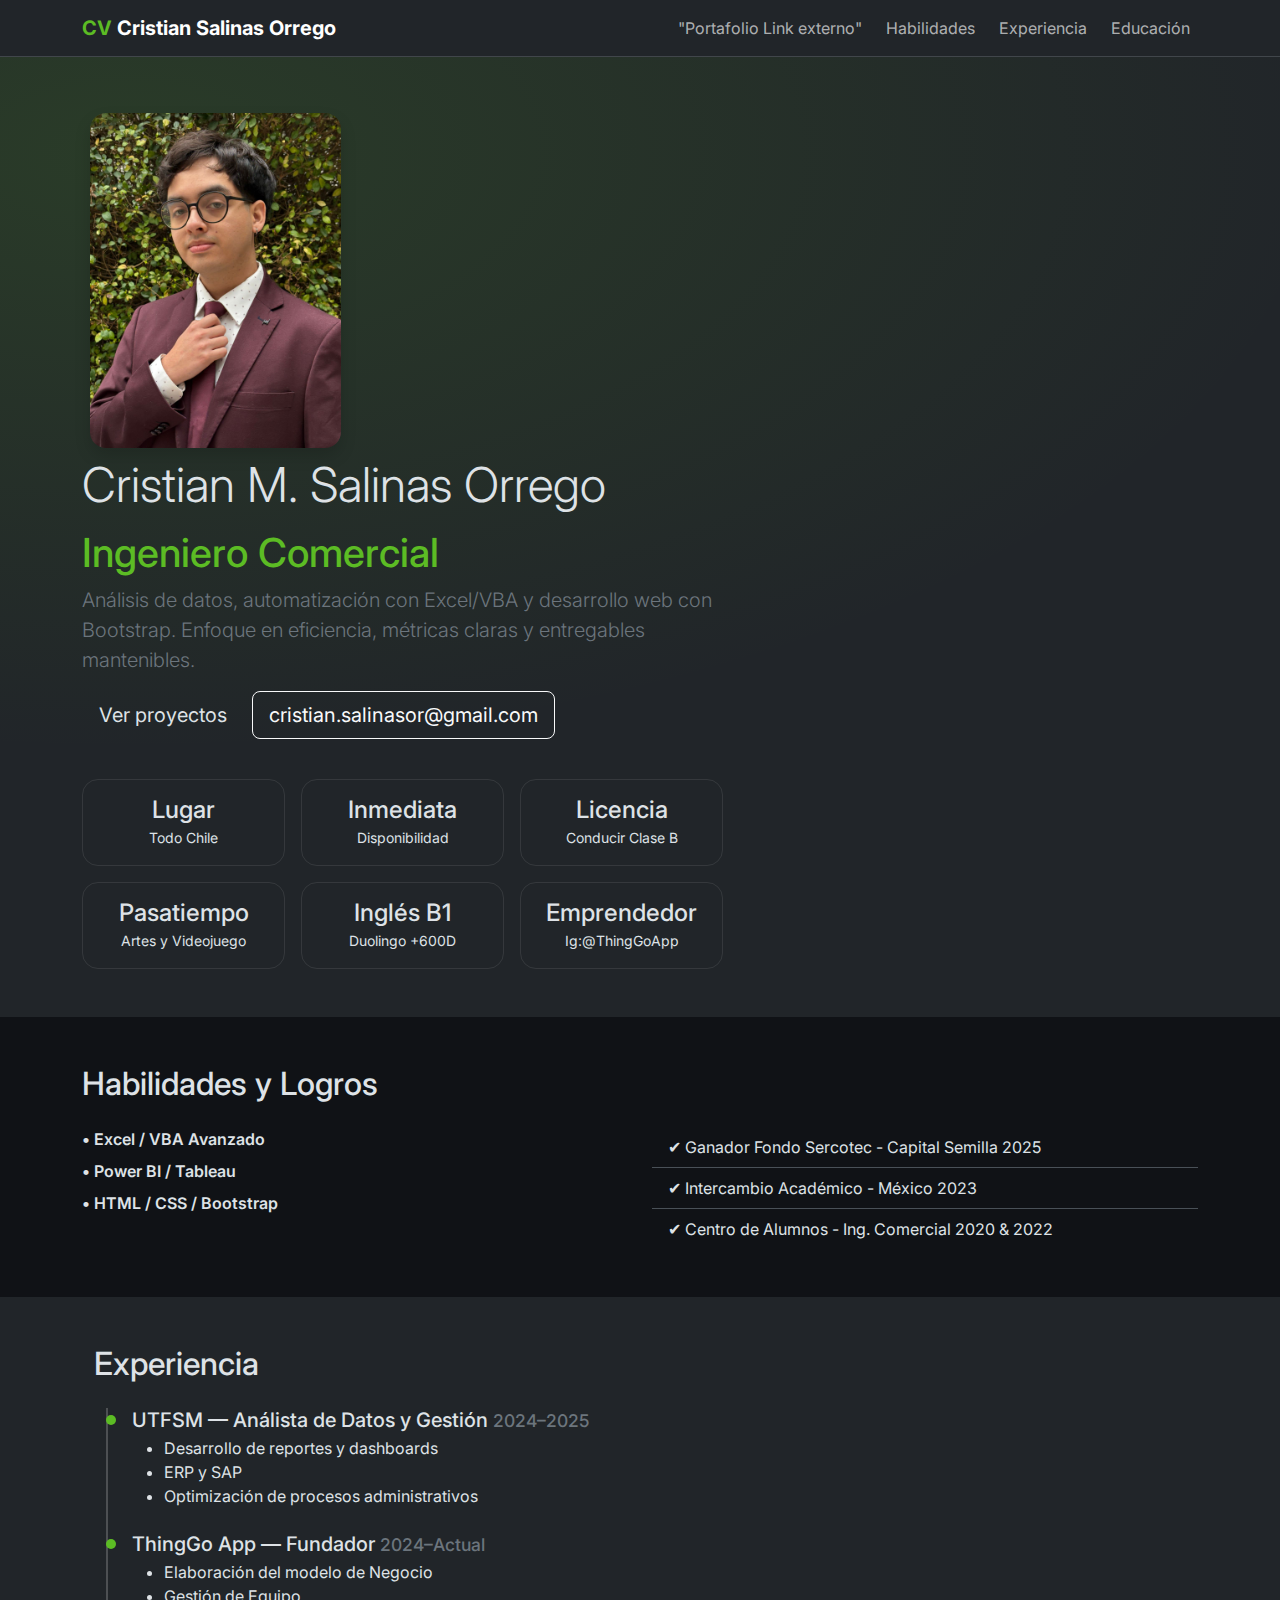
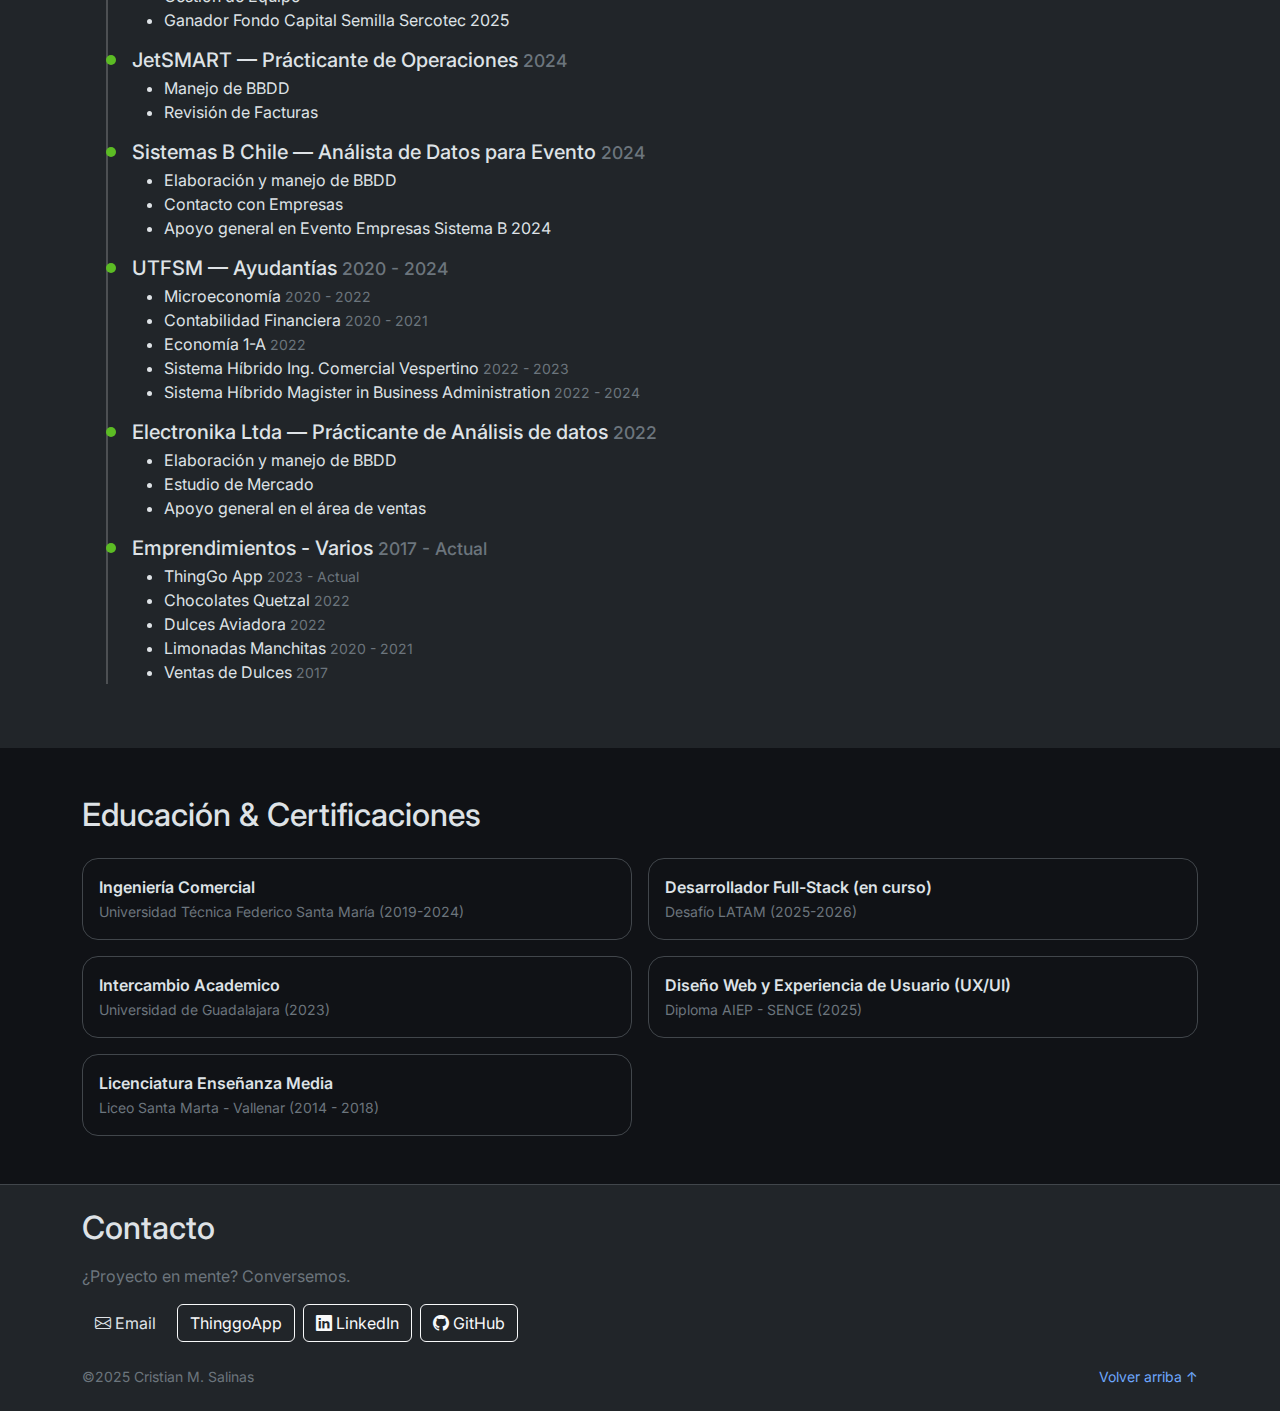
<file: index.html>
<!DOCTYPE html>
<html lang="es" data-bs-theme="dark">
  <head>
    <meta charset="utf-8" />
    <meta name="viewport" content="width=device-width, initial-scale=1" />
    <title>Cristian M. Salinas — CV & Portafolio</title>
    <meta
      name="description"
      content="CV y portafolio de Cristian M. Salinas: análisis de datos, Excel/VBA y desarrollo web con Bootstrap."
    />
    <link
      href="https://cdn.jsdelivr.net/npm/bootstrap@5.3.3/dist/css/bootstrap.min.css"
      rel="stylesheet"
    />
    <link
      href="https://cdn.jsdelivr.net/npm/bootstrap-icons@1.11.3/font/bootstrap-icons.css"
      rel="stylesheet"
    />
    <link
      href="https://fonts.googleapis.com/css2?family=Inter:wght@400;600;800&display=swap"
      rel="stylesheet"
    />
    <link href="./assets/css/style.css" rel="stylesheet" />
  </head>
  <body>
    <nav
      class="navbar navbar-expand-lg bg-body sticky-top border-bottom border-secondary-subtle"
    >
      <div class="container">
        <a class="navbar-brand fw-bold" href="#"
          ><span class="text-brand">CV</span> Cristian Salinas Orrego</a
        >
        <button
          class="navbar-toggler"
          type="button"
          data-bs-toggle="collapse"
          data-bs-target="#nav"
        >
          <span class="navbar-toggler-icon"></span>
        </button>
        <div id="nav" class="collapse navbar-collapse">
          <ul class="navbar-nav ms-auto align-items-lg-center gap-2">
            <li class="nav-item">
              <a class="nav-link" href="./portafolio.html"
                >"Portafolio Link externo"</a
              >
            </li>
            <li class="nav-item">
              <a class="nav-link" href="#habilidades">Habilidades</a>
            </li>
            <li class="nav-item">
              <a class="nav-link" href="#experiencia">Experiencia</a>
            </li>
            <li class="nav-item">
              <a class="nav-link" href="#educacion">Educación</a>
            </li>
          </ul>
        </div>
      </div>
    </nav>

    <header class="hero py-5">
      <div class="container">
        <div class="row align-items-center g-4">
          <div class="col-lg-7">
            <div class="col-lg-5 p-2 text-start">
              <img
                src="./assets/img/CV_01.jpeg"
                alt="Foto de Cristian Salinas"
                class="img-fluid rounded-4 shadow"
              />
            </div>
            <h1 class="display-5 fw-800 mb-3">Cristian M. Salinas Orrego</h1>
            <h1 class="text-brand">Ingeniero Comercial</h1>

            <p class="lead text-secondary">
              Análisis de datos, automatización con Excel/VBA y desarrollo web
              con Bootstrap. Enfoque en eficiencia, métricas claras y
              entregables mantenibles.
            </p>
            <div class="d-flex gap-2 flex-wrap">
              <a class="btn btn-brand btn-lg" href="./portafolio.html"
                >Ver proyectos</a
              >
              <a
                class="btn btn-outline-light btn-lg"
                href="mailto:cristian.salinasor@gmail.com"
                >cristian.salinasor@gmail.com</a
              >
            </div>

            <div class="row row-cols-3 g-3 mt-4">
              <div class="col">
                <div class="metric text-center">
                  <div class="h4 mb-0">Lugar</div>
                  <small>Todo Chile</small>
                </div>
              </div>
              <div class="col">
                <div class="metric text-center">
                  <div class="h4 mb-0">Inmediata</div>
                  <small>Disponibilidad</small>
                </div>
              </div>
              <div class="col">
                <div class="metric text-center">
                  <div class="h4 mb-0">Licencia</div>
                  <small>Conducir Clase B</small>
                </div>
              </div>
              <div class="col">
                <div class="metric text-center">
                  <div class="h4 mb-0">Pasatiempo</div>
                  <small>Artes y Videojuego</small>
                </div>
              </div>
              <div class="col">
                <div class="metric text-center">
                  <div class="h4 mb-0">Inglés B1</div>
                  <small>Duolingo +600D</small>
                </div>
              </div>
              <div class="col">
                <div class="metric text-center">
                  <div class="h4 mb-0">Emprendedor</div>
                  <small>Ig:@ThingGoApp</small>
                </div>
              </div>
            </div>
          </div>
        </div>
      </div>
    </header>

    <!-- HABILIDADES -->
    <section id="habilidades" class="py-5 bg-section">
      <div class="container">
        <h2 class="mb-4">Habilidades y Logros</h2>
        <div class="row g-4">
          <div class="col-md-6">
            <div class="mb-2 fw-semibold">• Excel / VBA Avanzado</div>

            <div class="mb-2 fw-semibold">• Power BI / Tableau</div>

            <div class="mb-2 fw-semibold">• HTML / CSS / Bootstrap</div>
          </div>
          <div class="col-md-6">
            <ul class="list-group list-group-flush">
              <li class="list-group-item bg-transparent">
                ✔ Ganador Fondo Sercotec - Capital Semilla 2025
              </li>
              <li class="list-group-item bg-transparent">
                ✔ Intercambio Académico - México 2023
              </li>
              <li class="list-group-item bg-transparent">
                ✔ Centro de Alumnos - Ing. Comercial 2020 & 2022
              </li>
            </ul>
          </div>
        </div>
      </div>
    </section>

    <!-- Experiencia -->
    <section id="experiencia" class="py-5">
      <div class="container">
        <div class="container">
          <h2 class="mb-4">Experiencia</h2>
          <div class="timeline">
            <div class="item mb-4">
              <h3 class="h5 mb-1">
                UTFSM — Análista de Datos y Gestión
                <small class="text-secondary">2024–2025</small>
              </h3>

              <ul>
                <li>Desarrollo de reportes y dashboards</li>
                <li>ERP y SAP</li>
                <li>Optimización de procesos administrativos</li>
              </ul>
            </div>
            <div class="item">
              <h3 class="h5 mb-1">
                ThingGo App — Fundador
                <small class="text-secondary">2024–Actual</small>
              </h3>
              <ul>
                <li>Elaboración del modelo de Negocio</li>
                <li>Gestión de Equipo</li>
                <li>Ganador Fondo Capital Semilla Sercotec 2025</li>
              </ul>
            </div>
            <div class="item">
              <h3 class="h5 mb-1">
                JetSMART — Prácticante de Operaciones
                <small class="text-secondary">2024</small>
              </h3>
              <ul>
                <li>Manejo de BBDD</li>
                <li>Revisión de Facturas</li>
              </ul>
            </div>
            <div class="item">
              <h3 class="h5 mb-1">
                Sistemas B Chile — Análista de Datos para Evento
                <small class="text-secondary">2024</small>
              </h3>
              <ul>
                <li>Elaboración y manejo de BBDD</li>
                <li>Contacto con Empresas</li>
                <li>Apoyo general en Evento Empresas Sistema B 2024</li>
              </ul>
            </div>
            <div class="item">
              <h3 class="h5 mb-1">
                UTFSM — Ayudantías
                <small class="text-secondary">2020 - 2024</small>
              </h3>
              <ul>
                <li>
                  Microeconomía
                  <small class="text-secondary">2020 - 2022</small>
                </li>
                <li>
                  Contabilidad Financiera
                  <small class="text-secondary">2020 - 2021</small>
                </li>
                <li>Economía 1-A <small class="text-secondary">2022</small></li>
                <li>
                  Sistema Híbrido Ing. Comercial Vespertino
                  <small class="text-secondary">2022 - 2023</small>
                </li>
                <li>
                  Sistema Híbrido Magister in Business Administration
                  <small class="text-secondary">2022 - 2024</small>
                </li>
              </ul>
            </div>
            <div class="item">
              <h3 class="h5 mb-1">
                Electronika Ltda — Prácticante de Análisis de datos
                <small class="text-secondary">2022</small>
              </h3>
              <ul>
                <li>Elaboración y manejo de BBDD</li>
                <li>Estudio de Mercado</li>
                <li>Apoyo general en el área de ventas</li>
              </ul>
            </div>
            <div class="item">
              <h3 class="h5 mb-1">
                Emprendimientos - Varios
                <small class="text-secondary">2017 - Actual</small>
              </h3>
              <ul>
                <li>
                  ThingGo App
                  <small class="text-secondary">2023 - Actual</small>
                </li>
                <li>
                  Chocolates Quetzal <small class="text-secondary">2022</small>
                </li>
                <li>
                  Dulces Aviadora <small class="text-secondary">2022</small>
                </li>
                <li>
                  Limonadas Manchitas
                  <small class="text-secondary">2020 - 2021</small>
                </li>
                <li>
                  Ventas de Dulces <small class="text-secondary">2017</small>
                </li>
              </ul>
            </div>
          </div>
        </div>
      </div>
    </section>

    <!-- EDUCACIÓN -->
    <section id="educacion" class="py-5 bg-section">
      <div class="container">
        <h2 class="mb-4">Educación & Certificaciones</h2>
        <div class="row g-3">
          <div class="col-md-6">
            <div class="p-3 border rounded-4 border-secondary-subtle">
              <div class="fw-semibold">Ingeniería Comercial</div>
              <small class="text-secondary"
                >Universidad Técnica Federico Santa María (2019-2024)</small
              >
            </div>
          </div>
          <div class="col-md-6">
            <div class="p-3 border rounded-4 border-secondary-subtle">
              <div class="fw-semibold">Desarrollador Full-Stack (en curso)</div>
              <small class="text-secondary">Desafío LATAM (2025-2026)</small>
            </div>
          </div>
          <div class="col-md-6">
            <div class="p-3 border rounded-4 border-secondary-subtle">
              <div class="fw-semibold">Intercambio Academico</div>
              <small class="text-secondary"
                >Universidad de Guadalajara (2023)</small
              >
            </div>
          </div>
          <div class="col-md-6">
            <div class="p-3 border rounded-4 border-secondary-subtle">
              <div class="fw-semibold">
                Diseño Web y Experiencia de Usuario (UX/UI)
              </div>
              <small class="text-secondary">Diploma AIEP - SENCE (2025)</small>
            </div>
          </div>
          <div class="col-md-6">
            <div class="p-3 border rounded-4 border-secondary-subtle">
              <div class="fw-semibold">Licenciatura Enseñanza Media</div>
              <small class="text-secondary"
                >Liceo Santa Marta - Vallenar (2014 - 2018)</small
              >
            </div>
          </div>
        </div>
      </div>
    </section>

    <footer class="py-4 border-top border-secondary-subtle">
      <div class="container">
        <h2 class="mb-3">Contacto</h2>
        <p class="text-secondary">¿Proyecto en mente? Conversemos.</p>
        <div class="d-flex gap-2 flex-wrap">
          <a class="btn btn-brand" href="mailto:cristian.salinasor@gmail.com"
            ><i class="bi bi-envelope"></i> Email</a
          >
          <a
            class="btn btn-outline-light"
            href="https://thinggoapp.github.io/index.html"
            target="_blank"
            rel="noopener"
          >
            ThinggoApp</a
          >
          <a
            class="btn btn-outline-light"
            href="https://www.linkedin.com/in/cristian-salinas-orrego-a229061b2/"
            target="_blank"
            rel="noopener"
            ><i class="bi bi-linkedin"></i> LinkedIn</a
          >
          <a
            class="btn btn-outline-light"
            href="https://github.com/Wisbly"
            target="_blank"
            rel="noopener"
            ><i class="bi bi-github"></i> GitHub</a
          >
        </div>
      </div>
      <div
        class="container mt-4 small text-secondary d-flex justify-content-between"
      >
        <span>©2025 Cristian M. Salinas</span>
        <a href="#top">Volver arriba ↑</a>
      </div>
    </footer>

    <script src="https://cdn.jsdelivr.net/npm/bootstrap@5.3.3/dist/js/bootstrap.bundle.min.js"></script>
  </body>
</html>
</file>
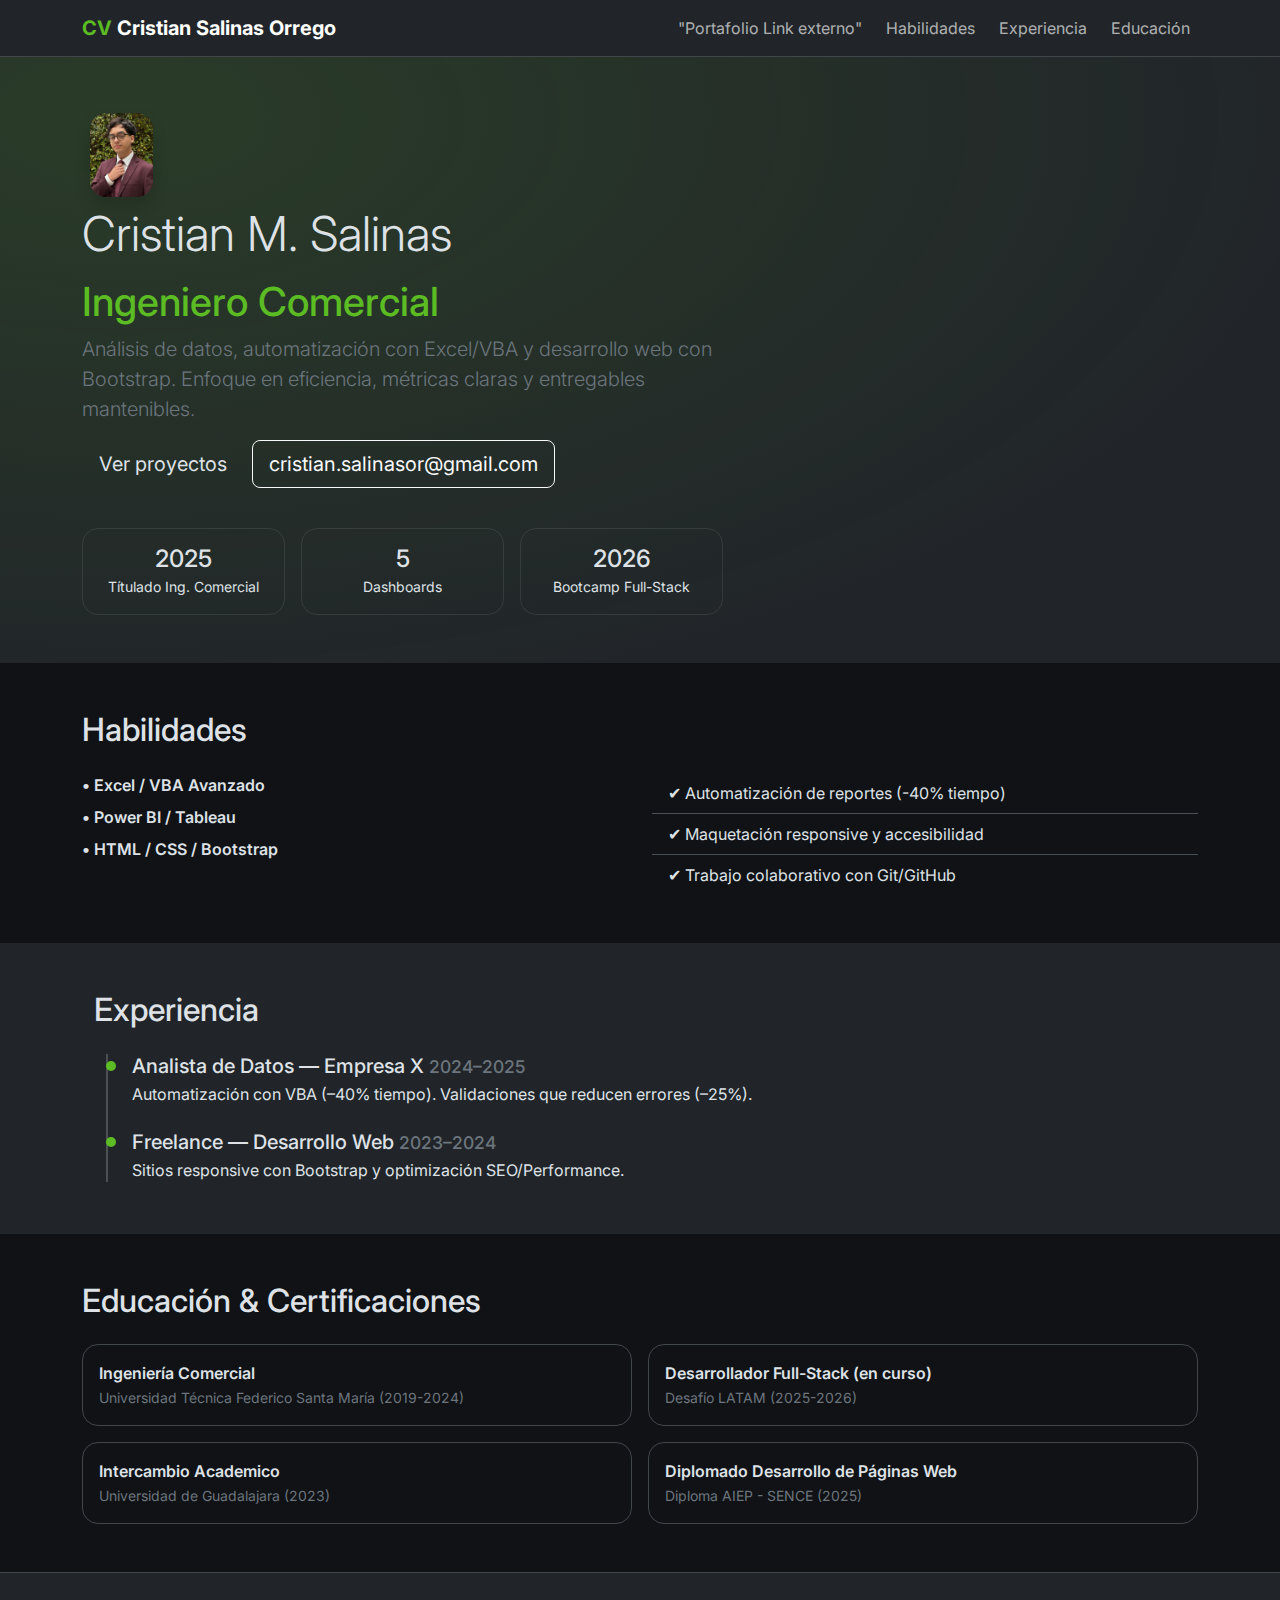
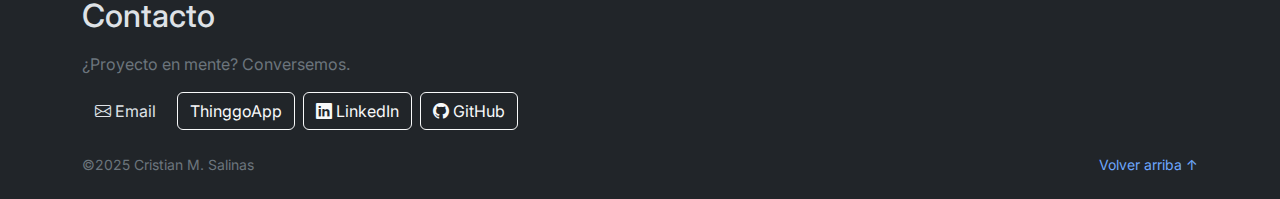
<file: cc.html>
<!DOCTYPE html>
<html lang="es" data-bs-theme="dark">
  <head>
    <meta charset="utf-8" />
    <meta name="viewport" content="width=device-width, initial-scale=1" />
    <title>Cristian M. Salinas — CV & Portafolio</title>
    <meta
      name="description"
      content="CV y portafolio de Cristian M. Salinas: análisis de datos, Excel/VBA y desarrollo web con Bootstrap."
    />
    <link
      href="https://cdn.jsdelivr.net/npm/bootstrap@5.3.3/dist/css/bootstrap.min.css"
      rel="stylesheet"
    />
    <link
      href="https://cdn.jsdelivr.net/npm/bootstrap-icons@1.11.3/font/bootstrap-icons.css"
      rel="stylesheet"
    />
    <link
      href="https://fonts.googleapis.com/css2?family=Inter:wght@400;600;800&display=swap"
      rel="stylesheet"
    />
    <link href="./css/style.css" rel="stylesheet" />
  </head>
  <body>
    <nav
      class="navbar navbar-expand-lg bg-body sticky-top border-bottom border-secondary-subtle"
    >
      <div class="container">
        <a class="navbar-brand fw-bold" href="#"
          ><span class="text-brand">CV</span> Cristian Salinas Orrego</a
        >
        <button
          class="navbar-toggler"
          type="button"
          data-bs-toggle="collapse"
          data-bs-target="#nav"
        >
          <span class="navbar-toggler-icon"></span>
        </button>
        <div id="nav" class="collapse navbar-collapse">
          <ul class="navbar-nav ms-auto align-items-lg-center gap-2">
            <li class="nav-item">
              <a class="nav-link" href="./portafolio.html"
                >"Portafolio Link externo"</a
              >
            </li>
            <li class="nav-item">
              <a class="nav-link" href="#habilidades">Habilidades</a>
            </li>
            <li class="nav-item">
              <a class="nav-link" href="#experiencia">Experiencia</a>
            </li>
            <li class="nav-item">
              <a class="nav-link" href="#educacion">Educación</a>
            </li>
          </ul>
        </div>
      </div>
    </nav>

  
    <header class="hero py-5">
      <div class="container">
        <div class="row align-items-center g-4">
          <div class="col-lg-7">
            <div class="col-lg-5 p-2 text-start">
              <img
                src="./assets/img/CV_01.jpeg"
                alt="Foto de Cristian Salinas"
                class="img-fluid rounded-4 w-25 shadow"
              />
            </div>
            <h1 class="display-5 fw-800 mb-3">Cristian M. Salinas</h1>
            <h1 class="text-brand">Ingeniero Comercial</h1>

            <p class="lead text-secondary">
              Análisis de datos, automatización con Excel/VBA y desarrollo web
              con Bootstrap. Enfoque en eficiencia, métricas claras y
              entregables mantenibles.
            </p>
            <div class="d-flex gap-2 flex-wrap">
              <a class="btn btn-brand btn-lg" href="./portafolio.html"
                >Ver proyectos</a
              >
              <a
                class="btn btn-outline-light btn-lg"
                href="mailto:cristian.salinasor@gmail.com"
                >cristian.salinasor@gmail.com</a
              >
            </div>

            <div class="row row-cols-3 g-3 mt-4">
              <div class="col">
                <div class="metric text-center">
                  <div class="h4 mb-0">2025</div>
                  <small>Títulado Ing. Comercial</small>
                </div>
              </div>
              <div class="col">
                <div class="metric text-center">
                  <div class="h4 mb-0">5</div>
                  <small>Dashboards</small>
                </div>
              </div>
              <div class="col">
                <div class="metric text-center">
                  <div class="h4 mb-0">2026</div>
                  <small>Bootcamp Full-Stack</small>
                </div>
              </div>
            </div>
          </div>
        </div>
      </div>
    </header>

    <!-- HABILIDADES -->
    <section id="habilidades" class="py-5 bg-section">
      <div class="container">
        <h2 class="mb-4">Habilidades</h2>
        <div class="row g-4">
          <div class="col-md-6">
            <div class="mb-2 fw-semibold">• Excel / VBA Avanzado</div>

            <div class="mb-2 fw-semibold">• Power BI / Tableau</div>

            <div class="mb-2 fw-semibold">• HTML / CSS / Bootstrap</div>
          </div>
          <div class="col-md-6">
            <ul class="list-group list-group-flush">
              <li class="list-group-item bg-transparent">
                ✔ Automatización de reportes (-40% tiempo)
              </li>
              <li class="list-group-item bg-transparent">
                ✔ Maquetación responsive y accesibilidad
              </li>
              <li class="list-group-item bg-transparent">
                ✔ Trabajo colaborativo con Git/GitHub
              </li>
            </ul>
          </div>
        </div>
      </div>
    </section>

    <!-- Experiencia -->
    <section id="proyectos" class="py-5">
      <div class="container">
        <div class="container">
          <h2 class="mb-4">Experiencia</h2>
          <div class="timeline">
            <div class="item mb-4">
              <h3 class="h5 mb-1">
                Analista de Datos — Empresa X
                <small class="text-secondary">2024–2025</small>
              </h3>
              <p class="mb-1">
                Automatización con VBA (–40% tiempo). Validaciones que reducen
                errores (–25%).
              </p>
            </div>
            <div class="item">
              <h3 class="h5 mb-1">
                Freelance — Desarrollo Web
                <small class="text-secondary">2023–2024</small>
              </h3>
              <p class="mb-1">
                Sitios responsive con Bootstrap y optimización SEO/Performance.
              </p>
            </div>
          </div>
        </div>
      </div>
    </section>

    <!-- EDUCACIÓN -->
    <section id="educacion" class="py-5 bg-section">
      <div class="container">
        <h2 class="mb-4">Educación & Certificaciones</h2>
        <div class="row g-3">
          <div class="col-md-6">
            <div class="p-3 border rounded-4 border-secondary-subtle">
              <div class="fw-semibold">Ingeniería Comercial</div>
              <small class="text-secondary"
                >Universidad Técnica Federico Santa María (2019-2024)</small
              >
            </div>
          </div>
          <div class="col-md-6">
            <div class="p-3 border rounded-4 border-secondary-subtle">
              <div class="fw-semibold">Desarrollador Full-Stack (en curso)</div>
              <small class="text-secondary">Desafío LATAM (2025-2026)</small>
            </div>
          </div>
          <div class="col-md-6">
            <div class="p-3 border rounded-4 border-secondary-subtle">
              <div class="fw-semibold">Intercambio Academico</div>
              <small class="text-secondary"
                >Universidad de Guadalajara (2023)</small
              >
            </div>
          </div>
          <div class="col-md-6">
            <div class="p-3 border rounded-4 border-secondary-subtle">
              <div class="fw-semibold">Diplomado Desarrollo de Páginas Web</div>
              <small class="text-secondary">Diploma AIEP - SENCE (2025)</small>
            </div>
          </div>
        </div>
      </div>
    </section>

    <footer class="py-4 border-top border-secondary-subtle">
      <div class="container">
        <h2 class="mb-3">Contacto</h2>
        <p class="text-secondary">¿Proyecto en mente? Conversemos.</p>
        <div class="d-flex gap-2 flex-wrap">
          <a class="btn btn-brand" href="mailto:cristian.salinasor@gmail.com"
            ><i class="bi bi-envelope"></i> Email</a
          >
          <a
            class="btn btn-outline-light"
            href="https://thinggoapp.github.io/index.html"
            target="_blank"
            rel="noopener"
          >
            ThinggoApp</a
          >
          <a
            class="btn btn-outline-light"
            href="https://www.linkedin.com/in/cristian-salinas-orrego-a229061b2/"
            target="_blank"
            rel="noopener"
            ><i class="bi bi-linkedin"></i> LinkedIn</a
          >
          <a
            class="btn btn-outline-light"
            href="https://github.com/Wisbly"
            target="_blank"
            rel="noopener"
            ><i class="bi bi-github"></i> GitHub</a
          >
        </div>
      </div>
      <div
        class="container mt-4 small text-secondary d-flex justify-content-between"
      >
        <span>©2025 Cristian M. Salinas</span>
        <a href="#top">Volver arriba ↑</a>
      </div>
    </footer>

    <!-- Bootstrap JS -->
    <script src="https://cdn.jsdelivr.net/npm/bootstrap@5.3.3/dist/js/bootstrap.bundle.min.js"></script>
  </body>
</html>
</file>
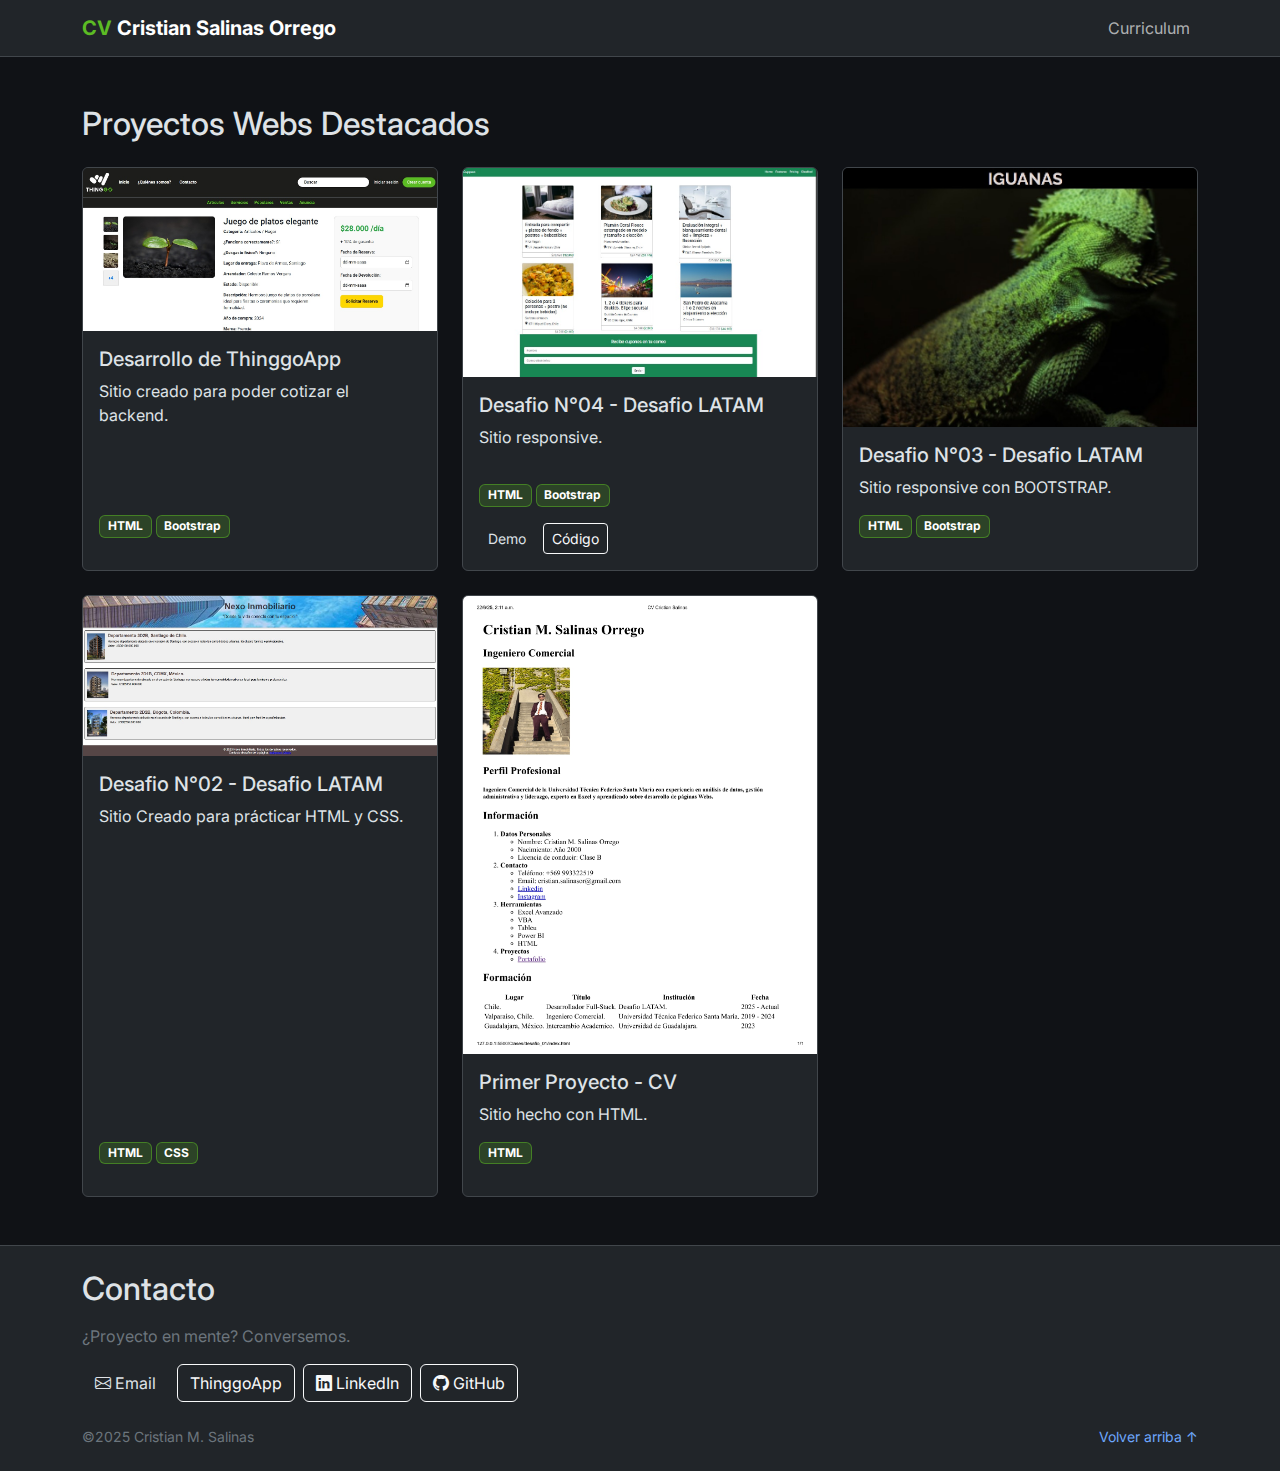
<file: portafolio.html>
<!DOCTYPE html>
<html lang="es" data-bs-theme="dark">
  <head>
    <meta charset="utf-8" />
    <meta name="viewport" content="width=device-width, initial-scale=1" />
    <title>Cristian M. Salinas — CV & Portafolio</title>
    <meta
      name="description"
      content="CV y portafolio de Cristian M. Salinas: análisis de datos, Excel/VBA y desarrollo web con Bootstrap."
    />

    <link
      href="https://cdn.jsdelivr.net/npm/bootstrap@5.3.3/dist/css/bootstrap.min.css"
      rel="stylesheet"
    />
    <link
      href="https://cdn.jsdelivr.net/npm/bootstrap-icons@1.11.3/font/bootstrap-icons.css"
      rel="stylesheet"
    />
    <link
      href="https://fonts.googleapis.com/css2?family=Inter:wght@400;600;800&display=swap"
      rel="stylesheet"
    />
    <link href="./assets/css/style.css" rel="stylesheet" />
  </head>
  <body>
    <nav
      class="navbar navbar-expand-lg bg-body sticky-top border-bottom border-secondary-subtle"
    >
      <div class="container">
        <a class="navbar-brand fw-bold" href="./index.html"
          ><span class="text-brand">CV</span> Cristian Salinas Orrego</a
        >
        <button
          class="navbar-toggler"
          type="button"
          data-bs-toggle="collapse"
          data-bs-target="#nav"
        >
          <span class="navbar-toggler-icon"></span>
        </button>
        <div id="nav" class="collapse navbar-collapse">
          <ul class="navbar-nav ms-auto align-items-lg-center gap-2">
      
            <li class="nav-item">
              <a class="nav-link" href="./index.html">Curriculum</a>
            </li>
          
          </ul>
        </div>
      </div>
    </nav>

   
    <!-- PROYECTOS -->
    <section id="proyectos" class="py-5 bg-section">
      <div class="container">
        <h2 class="mb-4">Proyectos Webs Destacados</h2>
        <div class="row g-4">

                    <!-- Proyecto N -->
          <div class="col-md-6 col-lg-4">
            <article class="card h-100 border-secondary-subtle">
              <img
                src="./assets/img/Thinggo01.jpeg"
                class="card-img-top"
                alt="Sitio web Bootstrap"
              />
              <div class="card-body d-flex flex-column">
                <h3 class="h5 card-title">Desarrollo de ThinggoApp</h3>
                <p class="card-text flex-grow-1">
                  Sitio creado para poder cotizar el backend.
                </p>
                <div class="mb-3 d-flex gap-1 flex-wrap">
                  <span class="badge badge-tech">HTML</span>
                  <span class="badge badge-tech">Bootstrap</span>
                </div>

              </div>
            </article>
          </div>
                    <!-- Proyecto 4 -->
          <div class="col-md-6 col-lg-4">
            <article class="card h-100 border-secondary-subtle">
              <img
                src="./assets/img/Desafio_04.jpeg"
                class="card-img-top"
                alt="Sitio web Bootstrap"
              />
              <div class="card-body d-flex flex-column">
                <h3 class="h5 card-title">Desafio N°04 - Desafio LATAM</h3>
                <p class="card-text flex-grow-1">
                  Sitio responsive.
                </p>
                <div class="mb-3 d-flex gap-1 flex-wrap">
                  <span class="badge badge-tech">HTML</span>
                  <span class="badge badge-tech">Bootstrap</span>
                </div>
                <div class="d-flex gap-2">
                  <a class="btn btn-sm btn-brand" href="#" target="_blank"
                    >Demo</a
                  >
                  <a
                    class="btn btn-sm btn-outline-light"
                    href="#"
                    target="_blank"
                    >Código</a
                  >
                </div>
              </div>
            </article>
          </div>
                    <!-- Proyecto 3 -->
          <div class="col-md-6 col-lg-4">
            <article class="card h-100 border-secondary-subtle">
              <img
                src="./assets/img/Desafio_03.jpeg"
                class="card-img-top"
                alt="Sitio web Bootstrap"
              />
              <div class="card-body d-flex flex-column">
                <h3 class="h5 card-title">Desafio N°03 - Desafio LATAM</h3>
                <p class="card-text flex-grow-1">
                  Sitio responsive con BOOTSTRAP.
                </p>
                <div class="mb-3 d-flex gap-1 flex-wrap">
                  <span class="badge badge-tech">HTML</span>
                  <span class="badge badge-tech">Bootstrap</span>
                </div>
            
              </div>
            </article>
          </div>
                    <!-- Proyecto N -->
          <div class="col-md-6 col-lg-4">
            <article class="card h-100 border-secondary-subtle">
              <img
                src="./assets/img/Desafio_02.jpeg"
                class="card-img-top"
                alt="Sitio web Bootstrap"
              />
              <div class="card-body d-flex flex-column">
                <h3 class="h5 card-title">Desafio N°02 - Desafio LATAM</h3>
                <p class="card-text flex-grow-1">
                  Sitio Creado para prácticar HTML y CSS.
                </p>
                <div class="mb-3 d-flex gap-1 flex-wrap">
                  <span class="badge badge-tech">HTML</span>
                  <span class="badge badge-tech">CSS</span>
                </div>
              </div>
            </article>
          </div>
                    <!-- Proyecto N -->
          <div class="col-md-6 col-lg-4">
            <article class="card h-100 border-secondary-subtle">
              <img
                src="./assets/img/Imagen_CV_V01_page-0001.jpg"
                class="card-img-top"
                alt="Sitio web Bootstrap"
              />
              <div class="card-body d-flex flex-column">
                <h3 class="h5 card-title">Primer Proyecto - CV</h3>
                <p class="card-text flex-grow-1">
                  Sitio hecho con HTML.
                </p>
                <div class="mb-3 d-flex gap-1 flex-wrap">
                  <span class="badge badge-tech">HTML</span>
                  
                </div>

              </div>
            </article>
          </div>
    </section>

    <footer class="py-4 border-top border-secondary-subtle">
      <div class="container">
        <h2 class="mb-3">Contacto</h2>
        <p class="text-secondary">¿Proyecto en mente? Conversemos.</p>
        <div class="d-flex gap-2 flex-wrap">
          <a class="btn btn-brand" href="mailto:cristian.salinasor@gmail.com"
            ><i class="bi bi-envelope"></i> Email</a
          >
          <a
            class="btn btn-outline-light"
            href="https://thinggoapp.github.io/index.html"
            target="_blank"
            rel="noopener"
          >
            ThinggoApp</a
          >
          <a
            class="btn btn-outline-light"
            href="https://www.linkedin.com/in/cristian-salinas-orrego-a229061b2/"
            target="_blank"
            rel="noopener"
            ><i class="bi bi-linkedin"></i> LinkedIn</a
          >
          <a
            class="btn btn-outline-light"
            href="https://github.com/Wisbly"
            target="_blank"
            rel="noopener"
            ><i class="bi bi-github"></i> GitHub</a
          >
        </div>
      </div>
      <div
        class="container mt-4 small text-secondary d-flex justify-content-between"
      >
        <span>©2025 Cristian M. Salinas</span>
        <a href="#top">Volver arriba ↑</a>
      </div>
    </footer>


    <script src="https://cdn.jsdelivr.net/npm/bootstrap@5.3.3/dist/js/bootstrap.bundle.min.js"></script>
  </body>
</html>
</file>
<file: assets/css/style.css>
* { margin: 0; 
    padding: 0; 
    box-sizing: border-box; }

body { font-family: Inter, system-ui, -apple-system, "Segoe UI", Roboto, Arial; }


:root{
  --brand: #5CBC24;         
  --bg-section: #101216;      
}


.text-brand { color: #5CBC24; }
.bg-brand { background-color: var(--brand) !important; }

.badge-tech {
  background: color-mix(in oklab, var(--brand), transparent 80%);
  border: 1px solid color-mix(in oklab, var(--brand), transparent 50%);
}


.hero{
  background:
    radial-gradient(1200px 600px at 10% 10%, color-mix(in oklab, var(--brand), transparent 85%), transparent),
    transparent;
}
.bg-section { background: var(--bg-section); }


.metric{
  border: 1px solid rgba(255,255,255,.09);
  border-radius: 16px;
  padding: 16px;
}


.timeline{ border-left: 2px solid rgba(255,255,255,.2); margin-left: .75rem; }
.timeline .item{ position: relative; padding-left: 1rem; margin-left: .5rem; }
.timeline .item::before{
  content:""; position:absolute; left:-10px; top:.45rem; width:10px; height:10px;
  background: var(--brand); border-radius: 50%;
}


a:not(.btn){ text-decoration: none; }
a:not(.btn):hover{ text-decoration: underline; }


img { object-fit: cover; }


@media (max-width: 576px){
  .display-5{ font-size: 2rem; }
}
</file>
<file: css/style.css>
* { margin: 0; 
    padding: 0; 
    box-sizing: border-box; }

body { font-family: Inter, system-ui, -apple-system, "Segoe UI", Roboto, Arial; }

/* Marca (puedes cambiar el color aquí) */
:root{
  --brand: #5CBC24;           /* acento */
  --bg-section: #101216;      /* bloques alternos */
}

/* Utilidades de marca */
.text-brand { color: #5CBC24; }
.bg-brand { background-color: var(--brand) !important; }

.badge-tech {
  background: color-mix(in oklab, var(--brand), transparent 80%);
  border: 1px solid color-mix(in oklab, var(--brand), transparent 50%);
}

/* Secciones */
.hero{
  background:
    radial-gradient(1200px 600px at 10% 10%, color-mix(in oklab, var(--brand), transparent 85%), transparent),
    transparent;
}
.bg-section { background: var(--bg-section); }

/* Tarjetas/metric */
.metric{
  border: 1px solid rgba(255,255,255,.09);
  border-radius: 16px;
  padding: 16px;
}

/* Timeline simple */
.timeline{ border-left: 2px solid rgba(255,255,255,.2); margin-left: .75rem; }
.timeline .item{ position: relative; padding-left: 1rem; margin-left: .5rem; }
.timeline .item::before{
  content:""; position:absolute; left:-10px; top:.45rem; width:10px; height:10px;
  background: var(--brand); border-radius: 50%;
}

/* Enlaces */
a:not(.btn){ text-decoration: none; }
a:not(.btn):hover{ text-decoration: underline; }

/* Imágenes */
img { object-fit: cover; }

/* Pequeños ajustes responsivos */
@media (max-width: 576px){
  .display-5{ font-size: 2rem; }
}
</file>
